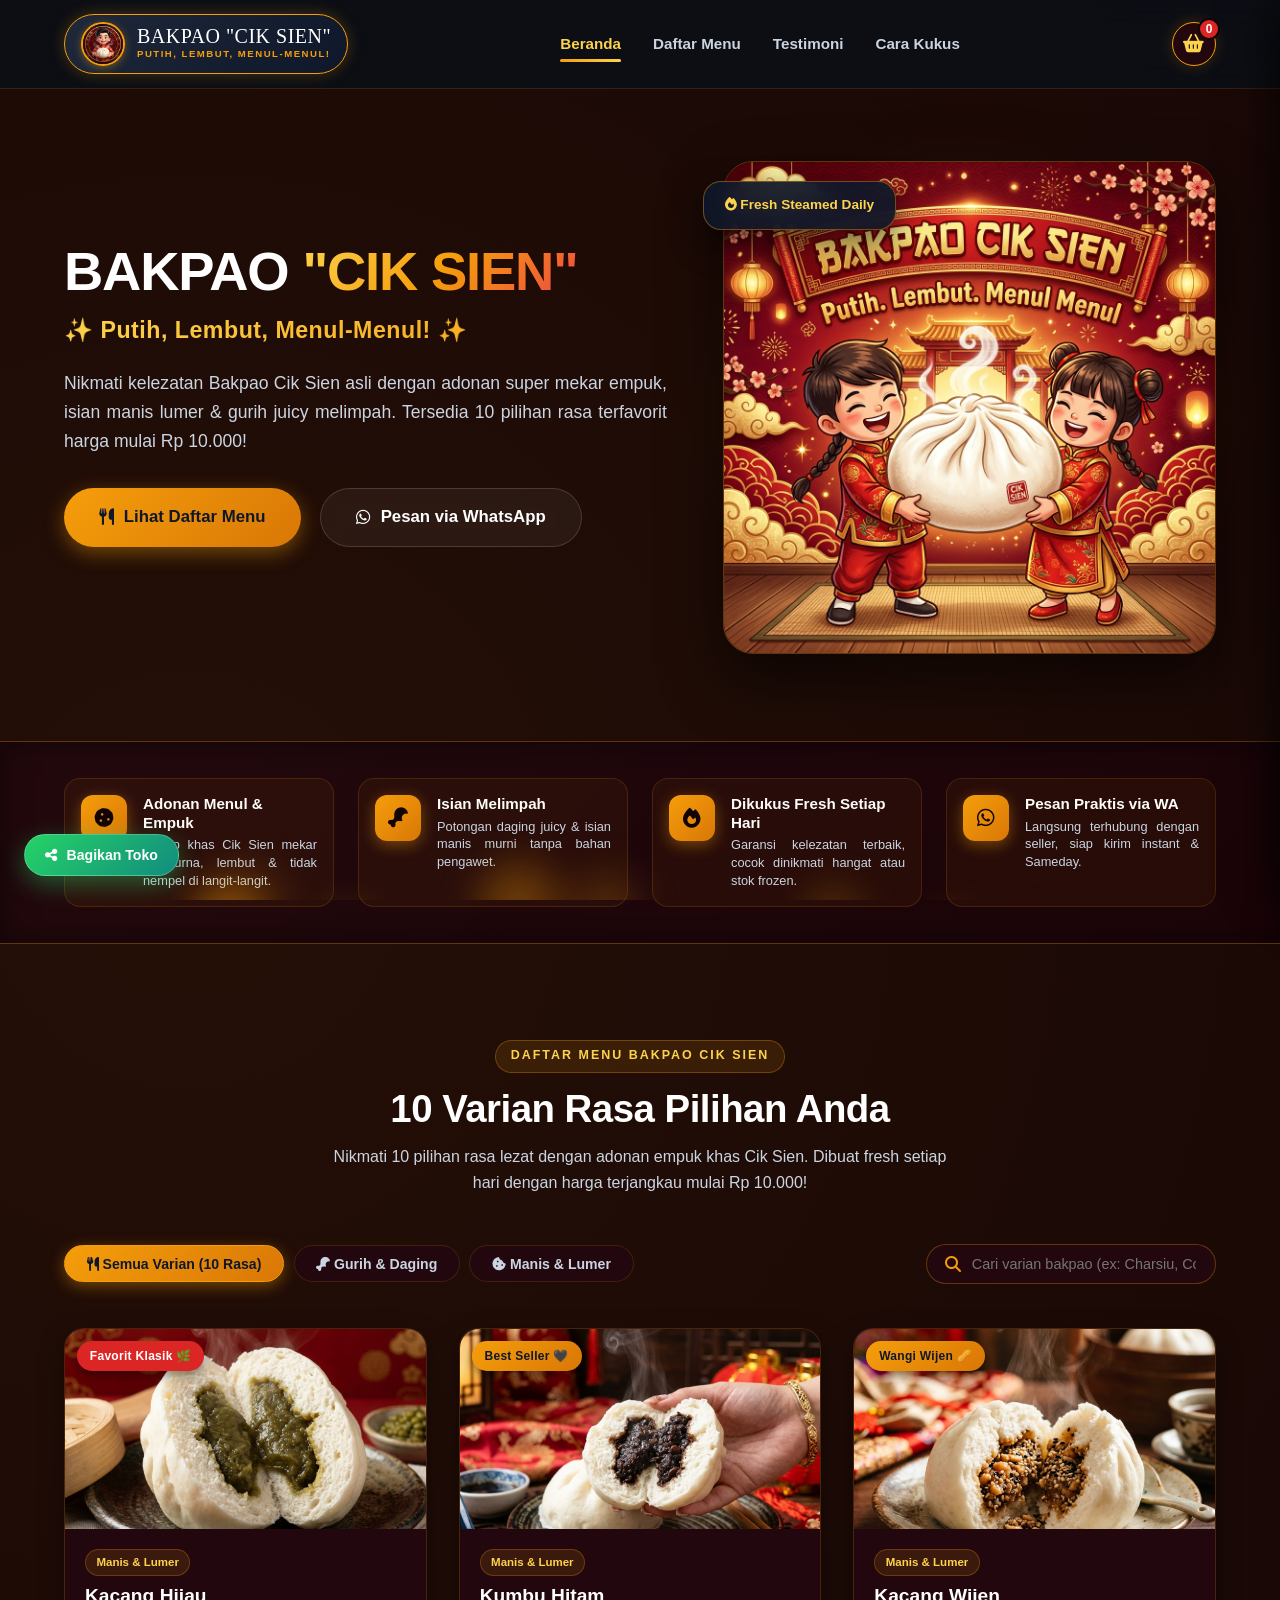
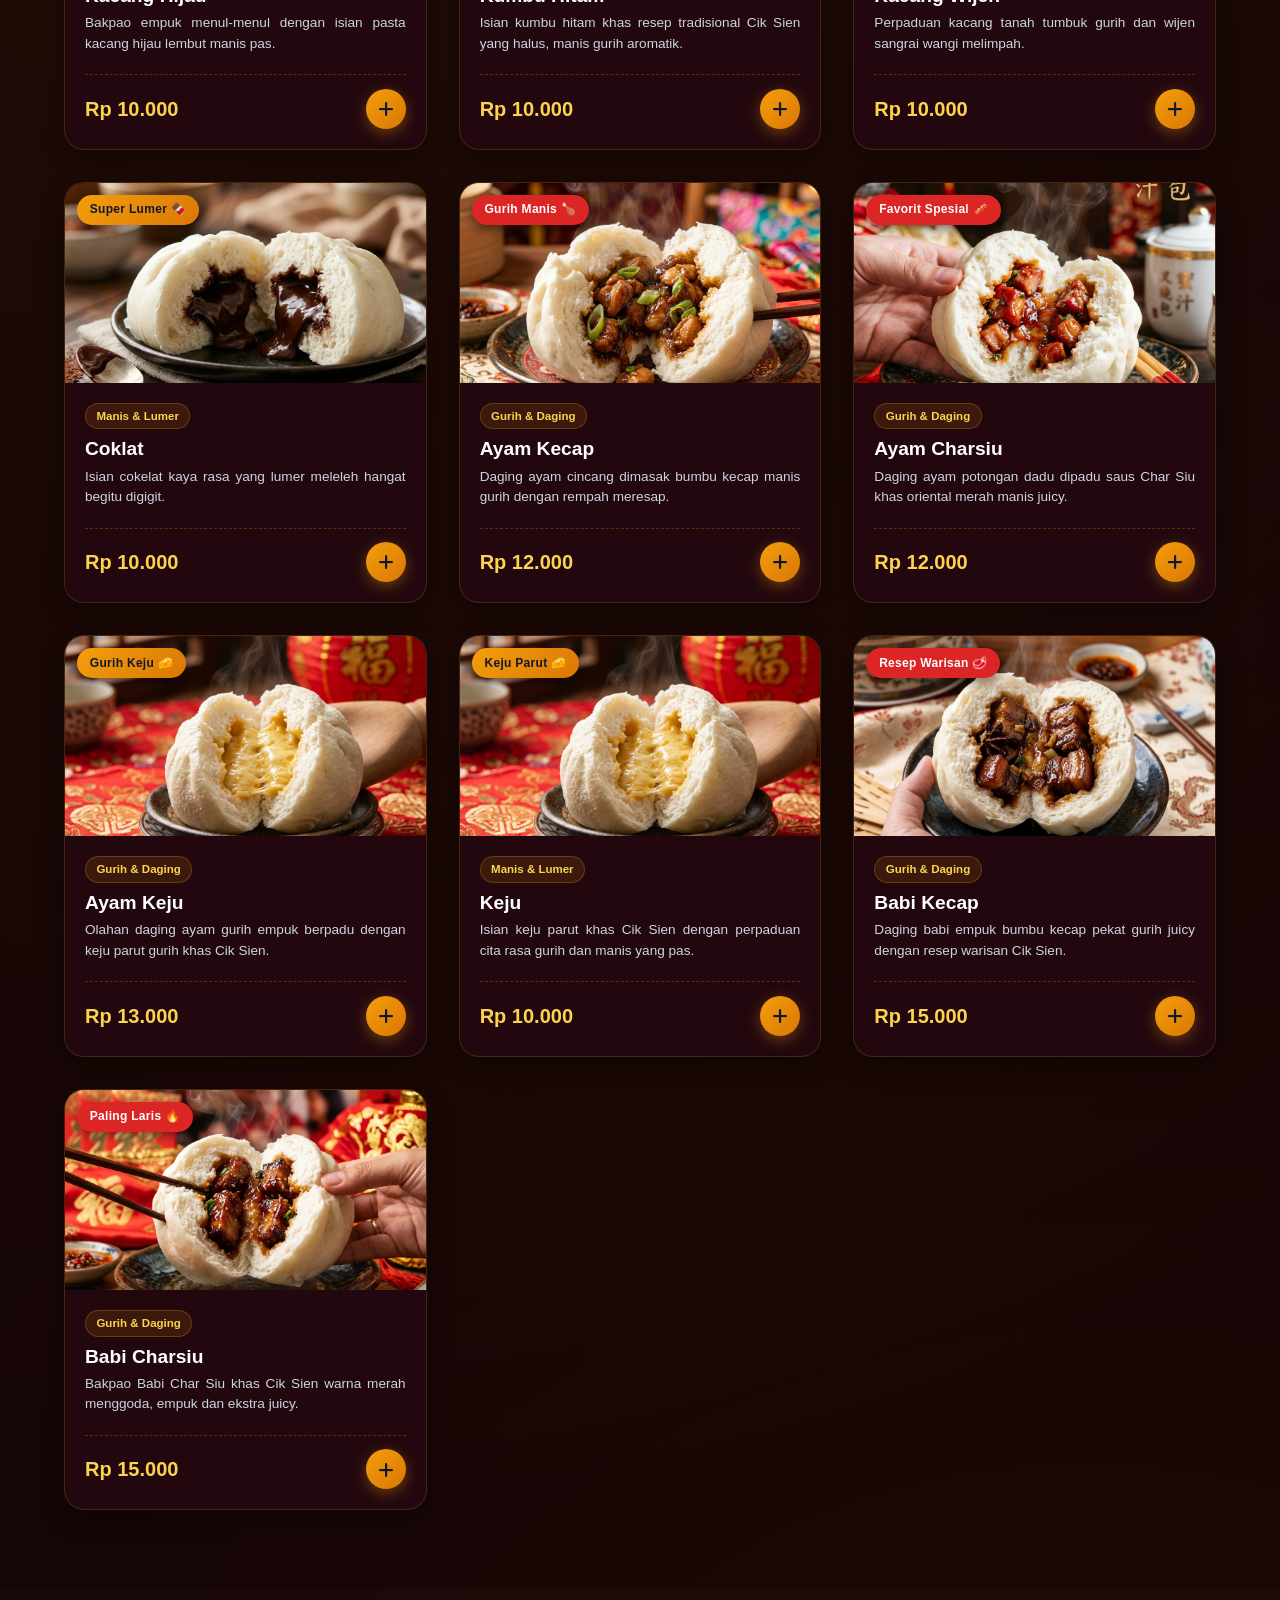
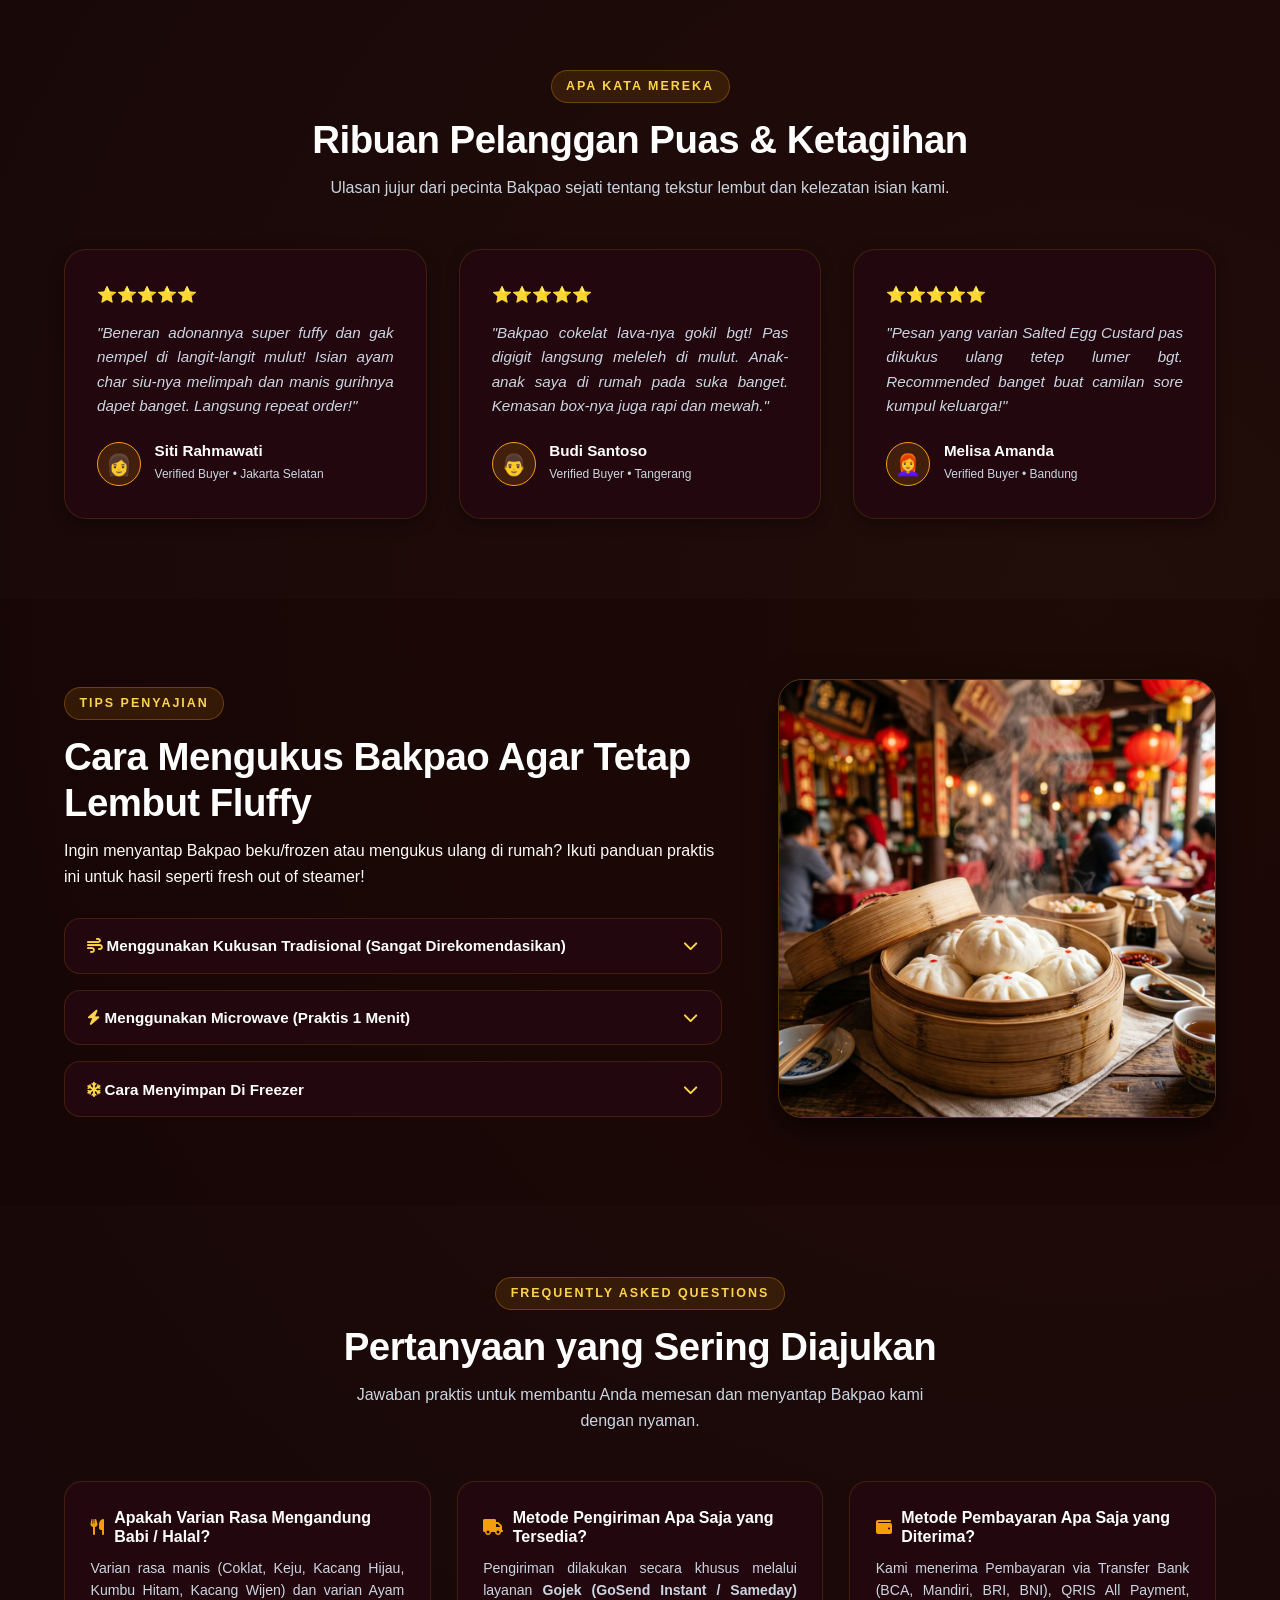
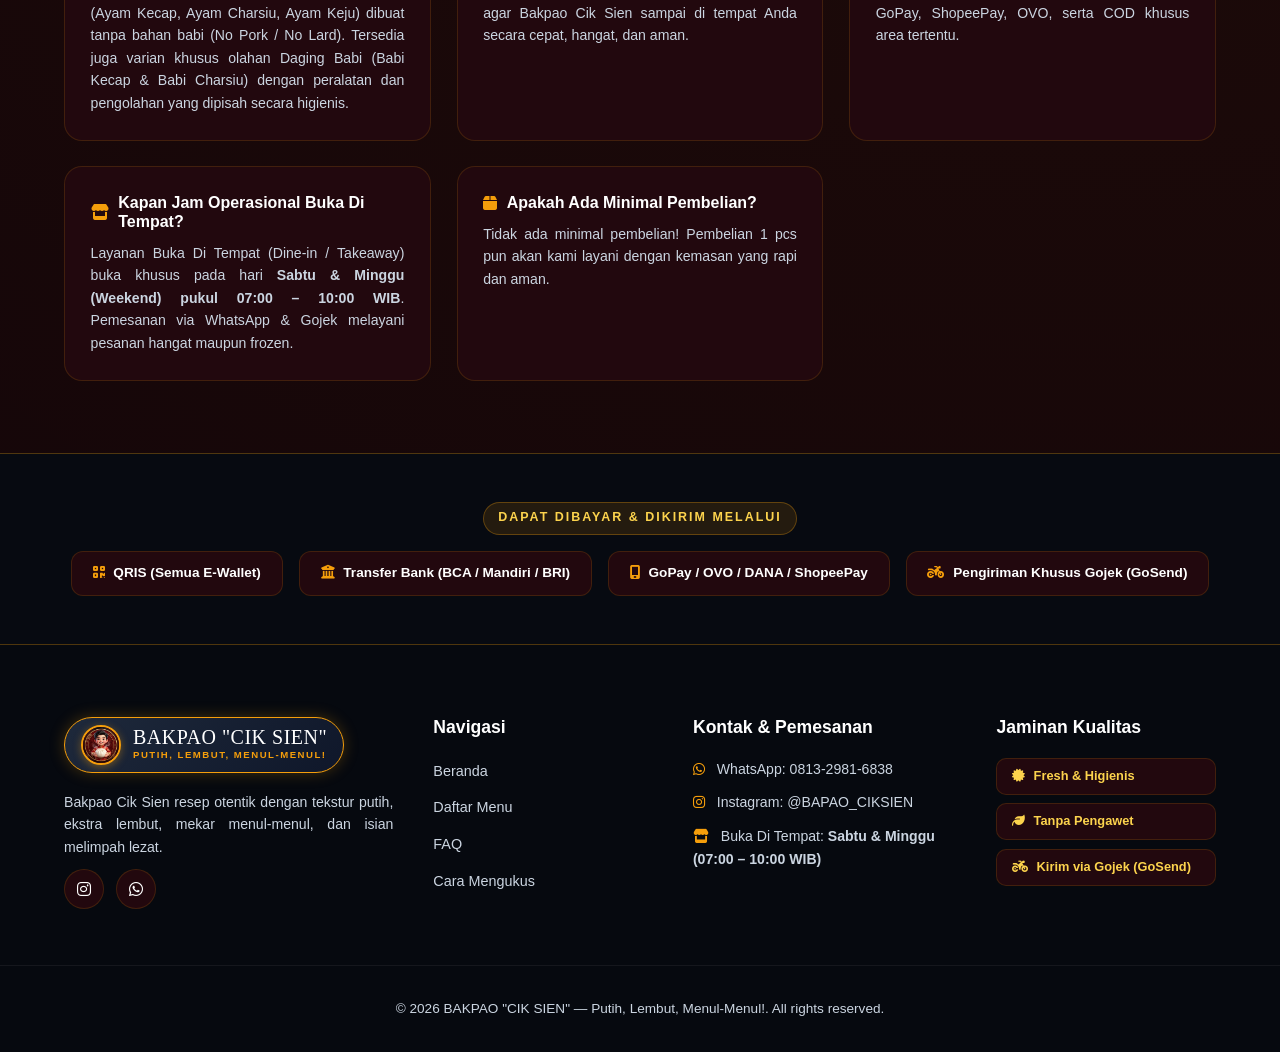
<file: index.html>
<!DOCTYPE html>
<html lang="id">
<head>
  <meta charset="UTF-8">
  <meta name="viewport" content="width=device-width, initial-scale=1.0">
  <meta http-equiv="X-UA-Compatible" content="IE=edge">
  <meta http-equiv="Content-Security-Policy" content="default-src 'self' 'unsafe-inline' https: data:; script-src 'self' 'unsafe-inline' https://cdnjs.cloudflare.com; style-src 'self' 'unsafe-inline' https://fonts.googleapis.com https://cdnjs.cloudflare.com; font-src 'self' https://fonts.gstatic.com https://cdnjs.cloudflare.com data:; img-src 'self' data: https:; frame-ancestors 'none';">
  <meta name="referrer" content="strict-origin-when-cross-origin">
  <title>BAKPAO "CIK SIEN" — Putih, Lembut, Menul-Menul!</title>
  <meta name="description" content="Bakpao Cik Sien: Putih, Lembut, Menul-Menul! Pilihan rasa manis & gurih lezat harga terjangkau mulai Rp 10.000. Pesan langsung via WhatsApp 0813-2981-6838!">
  <!-- Google Search Console Site Verification -->
  <meta name="google-site-verification" content="google24b2e04d6c856a0c">
  <meta name="google-site-verification" content="google24b2e04d6c856a0c.html">
  
  <!-- Web App PWA Manifest & Touch Icons -->
  <link rel="manifest" href="manifest.json">
  <meta name="theme-color" content="#F59E0B">
  <link rel="apple-touch-icon" href="images/mascot_logo.png">
  
  <!-- Favicon Bakpao -->
  <link rel="icon" type="image/svg+xml" href="data:image/svg+xml,<svg xmlns='http://www.w3.org/2000/svg' viewBox='0 0 100 100'><circle cx='50' cy='50' r='48' fill='%239B1B30' stroke='%23F59E0B' stroke-width='4'/><path d='M25 58C25 42 36 30 50 30C64 30 75 42 75 58C75 64 64 68 50 68C36 68 25 64 25 58Z' fill='%23FFFDF9' stroke='%23D97706' stroke-width='3'/></svg>">
  
  <!-- OpenGraph WhatsApp & Medsos Share Meta Tags -->
  <meta property="og:type" content="website">
  <meta property="og:title" content="BAKPAO CIK SIEN — Putih, Lembut, Menul-Menul!">
  <meta property="og:description" content="Bakpao Cik Sien: Putih, Lembut, Menul-Menul! Tersedia varian Daging, Coklat, Keju & Kacang. Hubungi WA: 0813-2981-6838 | IG: BAPAO_CIKSIEN">
  <meta property="og:image" content="images/ciksien_hero.png">
  <meta name="twitter:card" content="summary_large_image">
  
  <link rel="preconnect" href="https://fonts.googleapis.com">
  <link rel="preconnect" href="https://fonts.gstatic.com" crossorigin>
  <link href="https://fonts.googleapis.com/css2?family=Plus+Jakarta+Sans:wght@400;500;600;700;800&family=Outfit:wght@500;700;800;900&display=swap" rel="stylesheet">
  <link rel="stylesheet" href="style.css">
  <!-- FontAwesome Icons -->
  <link rel="stylesheet" href="https://cdnjs.cloudflare.com/ajax/libs/font-awesome/6.4.0/css/all.min.css">
</head>
<body>

  <!-- Floating Steam Background FX -->
  <div class="steam-container" id="steamBg"></div>

  <!-- Header / Navigation -->
  <header class="header" id="header">
    <div class="container header-content">
      <!-- Logo Container -->
      <a href="#" class="logo-wrapper" title="Bakpao Cik Sien">
        <div class="logo-badge" id="logoContainer">
          <img src="images/mascot_logo.png" alt="Logo Mascot Bakpao Cik Sien" class="brand-mascot-img" style="width: 44px; height: 44px; border-radius: 50%; object-fit: cover; border: 2px solid #F59E0B; box-shadow: 0 2px 8px rgba(245,158,11,0.4);">
          <div class="logo-text">
            <span class="brand-name">BAKPAO "CIK SIEN"</span>
            <span class="brand-sub">Putih, Lembut, Menul-Menul!</span>
          </div>
        </div>
      </a>

      <!-- Mobile Hamburger Toggle -->
      <button class="mobile-nav-toggle" id="mobileNavToggle" aria-label="Buka Menu Navigasi">
        <i class="fa-solid fa-bars"></i>
      </button>

      <!-- Desktop & Mobile Nav -->
      <nav class="nav-menu" id="navMenu">
        <a href="#hero" class="nav-link active">Beranda</a>
        <a href="#menu" class="nav-link">Daftar Menu</a>
        <a href="#reviews" class="nav-link">Testimoni</a>
        <a href="#guide" class="nav-link">Cara Kukus</a>
      </nav>

      <!-- Cart Action Button -->
      <div class="header-actions">
        <button class="cart-trigger" id="cartBtn" aria-label="Buka Keranjang">
          <i class="fa-solid fa-basket-shopping"></i>
          <span class="cart-count" id="cartBadge">0</span>
        </button>
      </div>
    </div>
  </header>

  <!-- Hero Section -->
  <section class="hero-section" id="hero">
    <div class="container hero-grid">
      <div class="hero-text-content">
        <h1 class="hero-title">
          BAKPAO <span class="highlight">"CIK SIEN"</span>
        </h1>
        <p class="hero-subtitle-tagline">
          ✨ Putih, Lembut, Menul-Menul! ✨
        </p>
        <p class="hero-desc">
          Nikmati kelezatan Bakpao Cik Sien asli dengan adonan super mekar empuk, isian manis lumer & gurih juicy melimpah. Tersedia 10 pilihan rasa terfavorit harga mulai Rp 10.000!
        </p>

        <!-- Hero CTAs -->
        <div class="hero-buttons">
          <a href="#menu" class="btn btn-primary btn-lg">
            <i class="fa-solid fa-utensils"></i> Lihat Daftar Menu
          </a>
          <a href="https://wa.me/6281329816838?text=Halo%20Bakpao%20Cik%20Sien%2C%20saya%20mau%20pesan" target="_blank" rel="noopener noreferrer" class="btn btn-secondary btn-lg">
            <i class="fa-brands fa-whatsapp"></i> Pesan via WhatsApp
          </a>
        </div>
      </div>

      <!-- Hero Visual Image Frame -->
      <div class="hero-visual">
        <div class="hero-img-card" id="interactiveHeroCard" onclick="app.squeezeBakpao(event)">
          <div class="glow-backdrop"></div>
          <div class="visual-badge floating-badge-1"><i class="fa-solid fa-fire"></i> Fresh Steamed Daily</div>
          <img src="images/ciksien_hero.png" alt="Bakpao Cik Sien Poster Header" class="hero-main-img" id="heroImg">
        </div>
      </div>
    </div>
  </section>

  <!-- Feature Highlights Strip -->
  <section class="features-strip">
    <div class="container">
      <div class="features-grid">
        <div class="feature-item">
          <div class="feature-icon"><i class="fa-solid fa-cookie"></i></div>
          <div class="feature-info">
            <h4>Adonan Menul & Empuk</h4>
            <p>Resep khas Cik Sien mekar sempurna, lembut & tidak nempel di langit-langit.</p>
          </div>
        </div>
        <div class="feature-item">
          <div class="feature-icon"><i class="fa-solid fa-drumstick-bite"></i></div>
          <div class="feature-info">
            <h4>Isian Melimpah</h4>
            <p>Potongan daging juicy & isian manis murni tanpa bahan pengawet.</p>
          </div>
        </div>
        <div class="feature-item">
          <div class="feature-icon"><i class="fa-solid fa-fire"></i></div>
          <div class="feature-info">
            <h4>Dikukus Fresh Setiap Hari</h4>
            <p>Garansi kelezatan terbaik, cocok dinikmati hangat atau stok frozen.</p>
          </div>
        </div>
        <div class="feature-item">
          <div class="feature-icon"><i class="fa-brands fa-whatsapp"></i></div>
          <div class="feature-info">
            <h4>Pesan Praktis via WA</h4>
            <p>Langsung terhubung dengan seller, siap kirim instant & Sameday.</p>
          </div>
        </div>
      </div>
    </div>
  </section>

  <!-- Interactive Product Menu Section -->
  <section class="menu-section" id="menu">
    <div class="container">
      <div class="section-header text-center">
        <span class="sub-title">DAFTAR MENU BAKPAO CIK SIEN</span>
        <h2 class="section-title">10 Varian Rasa Pilihan Anda</h2>
        <p class="section-desc">Nikmati 10 pilihan rasa lezat dengan adonan empuk khas Cik Sien. Dibuat fresh setiap hari dengan harga terjangkau mulai Rp 10.000!</p>
      </div>

      <!-- Filter Controls & Search -->
      <div class="menu-controls">
        <div class="filter-tabs">
          <button class="filter-btn active" data-filter="all"><i class="fa-solid fa-utensils"></i> Semua Varian (10 Rasa)</button>
          <button class="filter-btn" data-filter="gurih"><i class="fa-solid fa-drumstick-bite"></i> Gurih & Daging</button>
          <button class="filter-btn" data-filter="manis"><i class="fa-solid fa-cookie-bite"></i> Manis & Lumer</button>
        </div>
        
        <div class="search-box">
          <i class="fa-solid fa-magnifying-glass"></i>
          <input type="text" id="searchInput" placeholder="Cari varian bakpao (ex: Charsiu, Coklat, Keju)...">
        </div>
      </div>

      <!-- Menu Grid -->
      <div class="products-grid" id="productsGrid">
        <!-- Dynamic Cards rendered via app.js -->
      </div>
    </div>
  </section>

  <!-- Customer Testimonials -->
  <section class="reviews-section" id="reviews">
    <div class="container">
      <div class="section-header text-center">
        <span class="sub-title">APA KATA MEREKA</span>
        <h2 class="section-title">Ribuan Pelanggan Puas & Ketagihan</h2>
        <p class="section-desc">Ulasan jujur dari pecinta Bakpao sejati tentang tekstur lembut dan kelezatan isian kami.</p>
      </div>

      <div class="reviews-grid">
        <div class="review-card">
          <div class="review-stars">⭐⭐⭐⭐⭐</div>
          <p class="review-text">"Beneran adonannya super fuffy dan gak nempel di langit-langit mulut! Isian ayam char siu-nya melimpah dan manis gurihnya dapet banget. Langsung repeat order!"</p>
          <div class="reviewer-info">
            <div class="reviewer-avatar">👩</div>
            <div>
              <h4 class="reviewer-name">Siti Rahmawati</h4>
              <span class="reviewer-role">Verified Buyer • Jakarta Selatan</span>
            </div>
          </div>
        </div>

        <div class="review-card">
          <div class="review-stars">⭐⭐⭐⭐⭐</div>
          <p class="review-text">"Bakpao cokelat lava-nya gokil bgt! Pas digigit langsung meleleh di mulut. Anak-anak saya di rumah pada suka banget. Kemasan box-nya juga rapi dan mewah."</p>
          <div class="reviewer-info">
            <div class="reviewer-avatar">👨</div>
            <div>
              <h4 class="reviewer-name">Budi Santoso</h4>
              <span class="reviewer-role">Verified Buyer • Tangerang</span>
            </div>
          </div>
        </div>

        <div class="review-card">
          <div class="review-stars">⭐⭐⭐⭐⭐</div>
          <p class="review-text">"Pesan yang varian Salted Egg Custard pas dikukus ulang tetep lumer bgt. Recommended banget buat camilan sore kumpul keluarga!"</p>
          <div class="reviewer-info">
            <div class="reviewer-avatar">👩‍🦰</div>
            <div>
              <h4 class="reviewer-name">Melisa Amanda</h4>
              <span class="reviewer-role">Verified Buyer • Bandung</span>
            </div>
          </div>
        </div>
      </div>
    </div>
  </section>

  <!-- Re-steaming & Storage Guide Accordion -->
  <section class="guide-section" id="guide">
    <div class="container">
      <div class="guide-wrapper">
        <div class="guide-text">
          <span class="sub-title">TIPS PENYAJIAN</span>
          <h2 class="section-title">Cara Mengukus Bakpao Agar Tetap Lembut Fluffy</h2>
          <p>Ingin menyantap Bakpao beku/frozen atau mengukus ulang di rumah? Ikuti panduan praktis ini untuk hasil seperti fresh out of steamer!</p>
          
          <div class="accordion">
            <div class="accordion-item">
              <button class="accordion-header">
                <span><i class="fa-solid fa-wind"></i> Menggunakan Kukusan Tradisional (Sangat Direkomendasikan)</span>
                <i class="fa-solid fa-chevron-down acc-icon"></i>
              </button>
              <div class="accordion-body">
                <p>Panaskan air hingga mendidih. Masukkan Bakpao di atas kukusan yang dialasi kertas roti. Kukus selama <strong>5-7 menit</strong> untuk bakpao hangat, atau <strong>10-12 menit</strong> jika kondisi beku (frozen). Tutup kukusan dengan kain agar air tidak menetes ke Bakpao.</p>
              </div>
            </div>

            <div class="accordion-item">
              <button class="accordion-header">
                <span><i class="fa-solid fa-bolt"></i> Menggunakan Microwave (Praktis 1 Menit)</span>
                <i class="fa-solid fa-chevron-down acc-icon"></i>
              </button>
              <div class="accordion-body">
                <p>Percikkan sedikit air di permukaan Bakpao atau bungkus dengan tisu dapur basah. Masukkan ke microwave dengan daya medium-high selama <strong>30-45 detik</strong>. Sajikan selagi hangat!</p>
              </div>
            </div>

            <div class="accordion-item">
              <button class="accordion-header">
                <span><i class="fa-solid fa-snowflake"></i> Cara Menyimpan Di Freezer</span>
                <i class="fa-solid fa-chevron-down acc-icon"></i>
              </button>
              <div class="accordion-body">
                <p>Bakpao kami bertahan hingga 3 hari di suhu ruangan, atau hingga <strong>1 bulan penuh</strong> jika disimpan rapat dalam wadah kedap udara di dalam Freezer (-18°C).</p>
              </div>
            </div>
          </div>
        </div>
        <div class="guide-img-container">
          <img src="images/steaming_guide.png" alt="Cara Mengukus Bakpao Cik Sien" class="guide-img">
        </div>
      </div>
    </div>
  </section>

  <!-- FAQ Section -->
  <section class="faq-section" id="faq">
    <div class="container">
      <div class="section-header text-center">
        <span class="sub-title">FREQUENTLY ASKED QUESTIONS</span>
        <h2 class="section-title">Pertanyaan yang Sering Diajukan</h2>
        <p class="section-desc">Jawaban praktis untuk membantu Anda memesan dan menyantap Bakpao kami dengan nyaman.</p>
      </div>

      <div class="faq-grid">
        <div class="faq-card">
          <h4><i class="fa-solid fa-utensils" style="color:var(--primary)"></i> Apakah Varian Rasa Mengandung Babi / Halal?</h4>
          <p>Varian rasa manis (Coklat, Keju, Kacang Hijau, Kumbu Hitam, Kacang Wijen) dan varian Ayam (Ayam Kecap, Ayam Charsiu, Ayam Keju) dibuat tanpa bahan babi (No Pork / No Lard). Tersedia juga varian khusus olahan Daging Babi (Babi Kecap & Babi Charsiu) dengan peralatan dan pengolahan yang dipisah secara higienis.</p>
        </div>

        <div class="faq-card">
          <h4><i class="fa-solid fa-truck" style="color:var(--primary)"></i> Metode Pengiriman Apa Saja yang Tersedia?</h4>
          <p>Pengiriman dilakukan secara khusus melalui layanan <strong>Gojek (GoSend Instant / Sameday)</strong> agar Bakpao Cik Sien sampai di tempat Anda secara cepat, hangat, dan aman.</p>
        </div>

        <div class="faq-card">
          <h4><i class="fa-solid fa-wallet" style="color:var(--primary)"></i> Metode Pembayaran Apa Saja yang Diterima?</h4>
          <p>Kami menerima Pembayaran via Transfer Bank (BCA, Mandiri, BRI, BNI), QRIS All Payment, GoPay, ShopeePay, OVO, serta COD khusus area tertentu.</p>
        </div>

        <div class="faq-card">
          <h4><i class="fa-solid fa-store" style="color:var(--primary)"></i> Kapan Jam Operasional Buka Di Tempat?</h4>
          <p>Layanan Buka Di Tempat (Dine-in / Takeaway) buka khusus pada hari <strong>Sabtu & Minggu (Weekend) pukul 07:00 – 10:00 WIB</strong>. Pemesanan via WhatsApp & Gojek melayani pesanan hangat maupun frozen.</p>
        </div>

        <div class="faq-card">
          <h4><i class="fa-solid fa-box" style="color:var(--primary)"></i> Apakah Ada Minimal Pembelian?</h4>
          <p>Tidak ada minimal pembelian! Pembelian 1 pcs pun akan kami layani dengan kemasan yang rapi dan aman.</p>
        </div>
      </div>
    </div>
  </section>

  <!-- Payment & Shipping Partners Section (Pure Informational Display) -->
  <section class="partners-bar">
    <div class="container text-center">
      <span class="sub-title" style="margin-bottom:1rem">DAPAT DIBAYAR & DIKIRIM MELALUI</span>
      <div class="partners-grid">
        <div class="partner-tag"><i class="fa-solid fa-qrcode"></i> QRIS (Semua E-Wallet)</div>
        <div class="partner-tag"><i class="fa-solid fa-building-columns"></i> Transfer Bank (BCA / Mandiri / BRI)</div>
        <div class="partner-tag"><i class="fa-solid fa-mobile-screen"></i> GoPay / OVO / DANA / ShopeePay</div>
        <div class="partner-tag"><i class="fa-solid fa-motorcycle"></i> Pengiriman Khusus Gojek (GoSend)</div>
      </div>
    </div>
  </section>

  <!-- Footer -->
  <footer class="footer">
    <div class="container footer-grid">
      <div class="footer-col brand-col">
        <div class="logo-wrapper">
          <div class="logo-badge">
            <img src="images/mascot_logo.png" alt="Logo Mascot Bakpao Cik Sien" class="brand-mascot-img" style="width: 40px; height: 40px; border-radius: 50%; object-fit: cover; border: 2px solid #F59E0B; box-shadow: 0 2px 8px rgba(245,158,11,0.4);">
            <div class="logo-text">
              <span class="brand-name">BAKPAO "CIK SIEN"</span>
              <span class="brand-sub">Putih, Lembut, Menul-Menul!</span>
            </div>
          </div>
        </div>
        <p class="footer-desc">
          Bakpao Cik Sien resep otentik dengan tekstur putih, ekstra lembut, mekar menul-menul, dan isian melimpah lezat.
        </p>
        <div class="social-links">
          <a href="https://instagram.com/bapao_ciksien" target="_blank" rel="noopener noreferrer" aria-label="Instagram" id="igLink" title="@BAPAO_CIKSIEN"><i class="fa-brands fa-instagram"></i></a>
          <a href="https://wa.me/6281329816838?text=Halo%20Bakpao%20Cik%20Sien" target="_blank" rel="noopener noreferrer" aria-label="WhatsApp" id="waLink" title="0813-2981-6838"><i class="fa-brands fa-whatsapp"></i></a>
        </div>
      </div>

      <div class="footer-col">
        <h4 class="footer-title">Navigasi</h4>
        <ul class="footer-links">
          <li><a href="#hero">Beranda</a></li>
          <li><a href="#menu">Daftar Menu</a></li>
          <li><a href="#faq">FAQ</a></li>
          <li><a href="#guide">Cara Mengukus</a></li>
        </ul>
      </div>

      <div class="footer-col">
        <h4 class="footer-title">Kontak & Pemesanan</h4>
        <p><i class="fa-brands fa-whatsapp"></i> WhatsApp: 0813-2981-6838</p>
        <p><i class="fa-brands fa-instagram"></i> Instagram: @BAPAO_CIKSIEN</p>
        <p><i class="fa-solid fa-store"></i> Buka Di Tempat: <strong>Sabtu & Minggu (07:00 – 10:00 WIB)</strong></p>
      </div>

      <div class="footer-col">
        <h4 class="footer-title">Jaminan Kualitas</h4>
        <div class="cert-badges">
          <span class="cert-item"><i class="fa-solid fa-certificate"></i> Fresh & Higienis</span>
          <span class="cert-item"><i class="fa-solid fa-leaf"></i> Tanpa Pengawet</span>
          <span class="cert-item"><i class="fa-solid fa-motorcycle"></i> Kirim via Gojek (GoSend)</span>
        </div>
      </div>
    </div>

    <div class="footer-bottom text-center">
      <p>&copy; 2026 BAKPAO "CIK SIEN" — Putih, Lembut, Menul-Menul!. All rights reserved.</p>
    </div>
  </footer>

  <!-- Shopping Cart Drawer Modal -->
  <div class="cart-drawer-overlay" id="cartOverlay"></div>
  <div class="cart-drawer" id="cartDrawer">
    <div class="cart-drawer-header">
      <h3><i class="fa-solid fa-bag-shopping"></i> Keranjang Belanja (<span id="cartCountTitle">0</span>)</h3>
      <button class="cart-close-btn" id="closeCartBtn">&times;</button>
    </div>

    <div class="cart-drawer-body" id="cartItemsList">
      <!-- Cart items will be rendered here -->
    </div>

    <div class="cart-drawer-footer">
      <div class="cart-summary">
        <div class="summary-row">
          <span>Subtotal Menu</span>
          <span id="cartSubtotal">Rp 0</span>
        </div>
        <div class="summary-row">
          <span>Tipe Penyajian</span>
          <select id="shippingTypeSelect" class="form-select">
            <option value="Hangat (Siap Makan)">🔥 Dimakan Hangat (Siap Makan)</option>
            <option value="Beku (Frozen Food)">❄️ Beku / Frozen (Untuk Stok)</option>
          </select>
        </div>
        <div class="summary-row total-row">
          <span>Total Pembayaran</span>
          <span id="cartTotal" class="total-price">Rp 0</span>
        </div>
      </div>

      <!-- Checkout Form for WhatsApp -->
      <form id="checkoutForm" class="checkout-form">
        <div class="form-group">
          <input type="text" id="custName" placeholder="Nama Lengkap Anda *" required class="form-input">
        </div>
        <div class="form-group">
          <input type="tel" id="custPhone" placeholder="Nomor WhatsApp *" required class="form-input">
        </div>
        <div class="form-group">
          <textarea id="custAddress" placeholder="Alamat Lengkap Pengiriman Gojek (atau Tulis Takeaway) *" required class="form-input" rows="2"></textarea>
        </div>
        
        <div class="form-group">
          <label for="servingConditionSelect" class="form-label" style="font-size:0.82rem; font-weight:700; color:var(--text-gold); margin-bottom:0.35rem; display:block;">
            ♨️ Kondisi Penyajian Bakpao:
          </label>
          <select id="servingConditionSelect" class="form-input" style="cursor:pointer; background-color: #1A080C; color: #FFF;">
            <option value="♨️ Bakpao Hangat (Siap Langsung Makan)">♨️ Bakpao Hangat (Siap Langsung Makan)</option>
            <option value="❄️ Bakpao Frozen (Stok Freezer / Kukus Sendiri)">❄️ Bakpao Frozen (Untuk Stok / Kukus Sendiri)</option>
            <option value="🔄 Campur (Sebagian Hangat & Sebagian Frozen)">🔄 Campur (Sebagian Hangat & Sebagian Frozen)</option>
          </select>
        </div>

        <div class="form-group">
          <label for="deliveryTimeSelect" class="form-label" style="font-size:0.82rem; font-weight:700; color:var(--text-gold); margin-bottom:0.35rem; display:block;">
            📅 Jadwal Pengiriman (Gojek):
          </label>
          <select id="deliveryTimeSelect" class="form-input" style="cursor:pointer; background-color: #1A080C; color: #FFF;">
            <option value="🚀 Kirim Sekarang (GoSend Instant)">🚀 Kirim Sekarang (GoSend Instant)</option>
            <option value="⏰ Kirim Jam Tertentu Hari Ini (Tulis di Catatan)">⏰ Kirim Jam Tertentu Hari Ini (Tulis di Catatan)</option>
            <option value="📅 Pre-Order / Pesan Untuk Besok">📅 Pre-Order / Pesan Untuk Besok</option>
          </select>
        </div>

        <div class="form-group">
          <input type="text" id="custNotes" placeholder="Catatan Khusus (Opsional: Misal Jam Kirim / Patokan Rumah)" class="form-input">
        </div>

        <!-- Honeypot Anti-Bot Security Field (Hidden from Real Humans) -->
        <input type="text" id="custWebsiteHoneypot" name="user_website_hp" style="display:none !important; position:absolute; left:-9999px; opacity:0; pointer-events:none;" tabindex="-1" autocomplete="off">
        
        <button type="submit" class="btn btn-whatsapp-submit btn-block">
          <i class="fa-brands fa-whatsapp"></i> Kirim Pesanan via WhatsApp
        </button>
      </form>
    </div>
  </div>

  <!-- Detail Product Modal -->
  <div class="modal-overlay" id="productModalOverlay">
    <div class="modal-content" id="productModalContent">
      <button class="modal-close" id="closeModalBtn">&times;</button>
      <div class="modal-body" id="modalDetailBody">
        <!-- Rendered dynamically -->
      </div>
    </div>
  </div>
  <!-- Mobile Sticky Quick Action Bar (Khusus Tampilan HP) -->
  <div class="mobile-floating-bar" id="mobileFloatingBar">
    <button class="btn btn-secondary btn-sm" id="mobileCartBtn" onclick="app.toggleCart()">
      <i class="fa-solid fa-basket-shopping"></i> Keranjang (<span id="mobileCartCount">0</span>)
    </button>
    <a href="#menu" class="btn btn-primary btn-sm">
      <i class="fa-brands fa-whatsapp"></i> Pesan Sekarang
    </a>
  </div>

  <!-- Floating Share Store Button -->
  <button class="floating-share-btn" id="shareStoreBtn" onclick="app.shareStoreToWhatsApp()" title="Bagikan Toko ke WhatsApp" aria-label="Bagikan Toko ke WhatsApp">
    <i class="fa-solid fa-share-nodes"></i>
    <span class="share-btn-text">Bagikan Toko</span>
  </button>

  <script src="app.js"></script>
</body>
</html>
</file>
<file: style.css>
/* ==========================================================================
   BAO GOURMET - MASTER CRAFTED LUXURY DESIGN SYSTEM (ULTRA CLEAN & NEAT)
   ========================================================================== */

@import url('https://fonts.googleapis.com/css2?family=Calistoga&family=Plus+Jakarta+Sans:wght@400;500;600;700;800&family=Outfit:wght@600;700;800;900&display=swap');

:root {
  /* Color Palette - Festive Crimson & Imperial Gold Theme for Bakpao Cik Sien */
  --bg-main: #120306;        /* Deep Crimson Dark Base */
  --bg-card: #22080E;        /* Elevated Dark Crimson Card */
  --bg-card-hover: #340E16;  /* Hover Card State */
  
  --primary: #F59E0B;        /* Steamed Imperial Gold */
  --primary-glow: #FCD34D;   /* Bright Gold Glow */
  --primary-deep: #D97706;   /* Deep Warm Amber */
  --secondary: #DC2626;      /* Hot Festive Red */
  --accent-green: #10B981;   /* Fresh Green */
  
  --text-main: #FFFDF9;      /* Warm Light Text */
  --text-muted: #CBD5E1;     /* Muted Grey Text */
  --text-gold: #FCD34D;      /* Accent Gold Text */

  --border-glass: rgba(245, 158, 11, 0.3);
  --border-light: rgba(245, 158, 11, 0.15);

  /* Shadows & Glows */
  --shadow-sm: 0 4px 14px rgba(0, 0, 0, 0.4);
  --shadow-md: 0 12px 32px rgba(0, 0, 0, 0.6);
  --shadow-glow: 0 0 35px rgba(245, 158, 11, 0.35);
  --shadow-card: 0 16px 36px rgba(0, 0, 0, 0.5), 0 0 1px rgba(245, 158, 11, 0.3);

  /* Typography */
  --font-display: 'Outfit', serif;
  --font-heading: 'Outfit', sans-serif;
  --font-sans: 'Plus Jakarta Sans', sans-serif;

  --transition: all 0.35s cubic-bezier(0.16, 1, 0.3, 1);
}

/* Reset & Global Base */
* {
  margin: 0;
  padding: 0;
  box-sizing: border-box;
}

html {
  scroll-behavior: smooth;
  font-size: 16px;
}

body {
  font-family: var(--font-sans);
  background-color: var(--bg-main);
  color: var(--text-main);
  line-height: 1.6;
  overflow-x: hidden;
  position: relative;
  background-image: 
    radial-gradient(circle at 15% 15%, rgba(245, 158, 11, 0.08) 0%, transparent 45%),
    radial-gradient(circle at 85% 65%, rgba(217, 119, 6, 0.06) 0%, transparent 50%);
}

/* Anti-Text Copy & Recipe Theft Protection */
.product-card, .product-desc, .faq-card, .feature-item, .hero-title, .hero-desc {
  -webkit-user-select: none;
  -moz-user-select: none;
  -ms-user-select: none;
  user-select: none;
}

/* Container Alignment */
.container {
  width: 100%;
  max-width: 1200px;
  margin: 0 auto;
  padding: 0 1.5rem;
}

/* Typography Helpers */
h1, h2, h3, h4 {
  font-family: var(--font-heading);
  line-height: 1.2;
}

.text-center {
  text-align: center;
}

.sub-title {
  display: inline-flex;
  align-items: center;
  gap: 0.5rem;
  font-size: 0.78rem;
  font-weight: 800;
  letter-spacing: 2px;
  color: var(--primary-glow);
  text-transform: uppercase;
  background: rgba(245, 158, 11, 0.12);
  padding: 0.35rem 0.9rem;
  border-radius: 50px;
  border: 1px solid var(--border-glass);
  margin-bottom: 0.85rem;
}

.section-title {
  font-size: 2.4rem;
  color: #FFF;
  margin-bottom: 0.75rem;
  letter-spacing: -0.5px;
}

.section-desc {
  font-size: 1rem;
  color: var(--text-muted);
  max-width: 620px;
  margin: 0 auto 3rem;
  line-height: 1.6;
}

/* Steam Particle Animation Background */
.steam-container {
  position: fixed;
  top: 0;
  left: 0;
  width: 100%;
  height: 100%;
  pointer-events: none;
  z-index: 0;
  overflow: hidden;
}

.steam-particle {
  position: absolute;
  bottom: -60px;
  background: radial-gradient(circle, rgba(245, 158, 11, 0.25) 0%, rgba(255, 255, 255, 0) 70%);
  border-radius: 50%;
  filter: blur(16px);
  animation: floatSteam 14s infinite linear;
}

@keyframes floatSteam {
  0% { transform: translateY(0) scale(1) rotate(0deg); opacity: 0; }
  25% { opacity: 0.35; }
  75% { opacity: 0.15; }
  100% { transform: translateY(-110vh) scale(3.5) rotate(360deg); opacity: 0; }
}

/* Header & Glassmorphic Navbar */
.header {
  position: sticky;
  top: 0;
  z-index: 100;
  background: rgba(11, 15, 23, 0.88);
  backdrop-filter: blur(16px);
  -webkit-backdrop-filter: blur(16px);
  border-bottom: 1px solid var(--border-light);
  transition: var(--transition);
}

.header-content {
  display: flex;
  align-items: center;
  justify-content: space-between;
  padding: 0.85rem 1.5rem;
}

/* Logo Slot Styling */
.logo-wrapper {
  display: flex;
  align-items: center;
  gap: 0.75rem;
  text-decoration: none;
}

.logo-badge {
  display: flex;
  align-items: center;
  gap: 0.75rem;
  background: linear-gradient(135deg, #1E293B 0%, #0F172A 100%);
  padding: 0.45rem 1rem;
  border-radius: 50px;
  border: 1.5px solid var(--primary);
  box-shadow: 0 0 15px rgba(245, 158, 11, 0.25);
  transition: var(--transition);
}

.logo-wrapper:hover .logo-badge {
  box-shadow: 0 0 25px rgba(245, 158, 11, 0.5);
  transform: translateY(-1px);
}

.logo-text {
  display: flex;
  flex-direction: column;
}

.brand-name {
  font-family: var(--font-display);
  font-weight: 400;
  font-size: 1.25rem;
  color: #FFF;
  letter-spacing: 0.5px;
  line-height: 1;
}

.brand-sub {
  font-size: 0.6rem;
  color: var(--primary);
  font-weight: 800;
  letter-spacing: 1.5px;
  text-transform: uppercase;
}

.logo-hint-tag {
  font-size: 0.7rem;
  background: rgba(245, 158, 11, 0.15);
  color: var(--primary-glow);
  padding: 0.25rem 0.6rem;
  border-radius: 6px;
  font-weight: 700;
  border: 1px dashed var(--primary);
}

/* Navigation Links */
.nav-menu {
  display: flex;
  gap: 2rem;
}

.nav-link {
  text-decoration: none;
  color: var(--text-muted);
  font-weight: 700;
  font-size: 0.95rem;
  position: relative;
  padding: 0.4rem 0;
  transition: var(--transition);
}

.nav-link:hover, .nav-link.active {
  color: var(--primary-glow);
}

.nav-link::after {
  content: '';
  position: absolute;
  bottom: 0;
  left: 0;
  width: 0;
  height: 3px;
  background: linear-gradient(90deg, var(--primary), var(--primary-glow));
  border-radius: 3px;
  transition: var(--transition);
}

.nav-link:hover::after, .nav-link.active::after {
  width: 100%;
}

/* Header Action Buttons */
.header-actions {
  display: flex;
  align-items: center;
  gap: 1rem;
}

.cart-trigger {
  background: var(--bg-card);
  color: var(--primary-glow);
  border: 1.5px solid var(--primary);
  width: 44px;
  height: 44px;
  border-radius: 50%;
  display: flex;
  align-items: center;
  justify-content: center;
  font-size: 1.15rem;
  cursor: pointer;
  position: relative;
  box-shadow: 0 0 15px rgba(245, 158, 11, 0.2);
  transition: var(--transition);
}

.cart-trigger:hover {
  background: var(--primary);
  color: var(--bg-main);
  transform: scale(1.08);
  box-shadow: 0 0 25px rgba(245, 158, 11, 0.6);
}

.cart-count {
  position: absolute;
  top: -5px;
  right: -5px;
  background: var(--secondary);
  color: white;
  font-size: 0.75rem;
  font-weight: 900;
  width: 22px;
  height: 22px;
  border-radius: 50%;
  display: flex;
  align-items: center;
  justify-content: center;
  border: 2px solid var(--bg-main);
}

/* Buttons System */
.btn {
  display: inline-flex;
  align-items: center;
  justify-content: center;
  gap: 0.6rem;
  font-family: var(--font-sans);
  font-weight: 800;
  border-radius: 50px;
  padding: 0.8rem 1.75rem;
  font-size: 0.95rem;
  text-decoration: none;
  cursor: pointer;
  border: none;
  transition: var(--transition);
  outline: none;
}

.btn-primary {
  background: linear-gradient(135deg, var(--primary) 0%, var(--primary-deep) 100%);
  color: #0F172A;
  box-shadow: 0 6px 20px rgba(245, 158, 11, 0.4);
}

.btn-primary:hover {
  transform: translateY(-3px);
  box-shadow: 0 12px 30px rgba(245, 158, 11, 0.6);
  background: linear-gradient(135deg, var(--primary-glow) 0%, var(--primary) 100%);
}

.btn-secondary {
  background: rgba(255, 255, 255, 0.05);
  color: #FFF;
  border: 1px solid rgba(255, 255, 255, 0.15);
  backdrop-filter: blur(10px);
}

.btn-secondary:hover {
  background: rgba(245, 158, 11, 0.15);
  border-color: var(--primary);
  color: var(--primary-glow);
  transform: translateY(-3px);
}

.btn-sm {
  padding: 0.55rem 1.25rem;
  font-size: 0.85rem;
}

.btn-lg {
  padding: 0.95rem 2.2rem;
  font-size: 1.05rem;
}

.btn-block {
  width: 100%;
}

.btn-whatsapp-submit {
  background: linear-gradient(135deg, #25D366 0%, #128C7E 100%);
  color: #FFF;
  font-size: 1.05rem;
  font-weight: 800;
  padding: 0.95rem;
  border-radius: 14px;
}

.btn-whatsapp-submit:hover {
  box-shadow: 0 8px 25px rgba(37, 211, 102, 0.5);
  transform: translateY(-2px);
}

/* Hero Section */
.hero-section {
  padding: 4.5rem 0 3.5rem;
  position: relative;
}

.hero-grid {
  display: grid;
  grid-template-columns: 1.1fr 0.9fr;
  gap: 3.5rem;
  align-items: center;
}

.pill-tag {
  display: inline-flex;
  align-items: center;
  gap: 0.6rem;
  background: rgba(245, 158, 11, 0.12);
  color: var(--primary-glow);
  font-weight: 800;
  font-size: 0.82rem;
  padding: 0.4rem 1.1rem;
  border-radius: 50px;
  border: 1px solid rgba(245, 158, 11, 0.3);
  margin-bottom: 1.25rem;
}

.pulse-dot {
  width: 8px;
  height: 8px;
  background: var(--primary);
  border-radius: 50%;
  box-shadow: 0 0 0 0 rgba(245, 158, 11, 0.8);
  animation: pulseDot 1.8s infinite;
}

@keyframes pulseDot {
  0% { transform: scale(0.95); box-shadow: 0 0 0 0 rgba(245, 158, 11, 0.8); }
  70% { transform: scale(1); box-shadow: 0 0 0 10px rgba(245, 158, 11, 0); }
  100% { transform: scale(0.95); box-shadow: 0 0 0 0 rgba(245, 158, 11, 0); }
}

.hero-title {
  font-family: var(--font-heading);
  font-size: 3.4rem;
  font-weight: 900;
  color: #FFF;
  margin-bottom: 0.5rem;
  letter-spacing: -1.2px;
}

.hero-title .highlight {
  background: linear-gradient(135deg, #FCD34D 0%, #F59E0B 50%, #EF4444 100%);
  -webkit-background-clip: text;
  -webkit-text-fill-color: transparent;
}

.hero-subtitle-tagline {
  font-size: 1.45rem;
  font-weight: 800;
  color: var(--text-gold);
  background: linear-gradient(135deg, #FCD34D 0%, #F59E0B 100%);
  -webkit-background-clip: text;
  -webkit-text-fill-color: transparent;
  margin-bottom: 1.25rem;
  letter-spacing: 0.5px;
}

.hero-desc {
  font-size: 1.1rem;
  color: var(--text-muted);
  margin-bottom: 2rem;
  line-height: 1.65;
  text-align: justify;
  text-justify: inter-word;
}

.hero-badges {
  display: flex;
  gap: 1.6rem;
  margin-bottom: 2.25rem;
}

.badge-item {
  display: flex;
  align-items: center;
  gap: 0.6rem;
  font-size: 0.9rem;
  font-weight: 700;
  color: #F8FAFC;
}

.badge-icon {
  width: 34px;
  height: 34px;
  background: rgba(245, 158, 11, 0.15);
  color: var(--primary-glow);
  border-radius: 50%;
  display: flex;
  align-items: center;
  justify-content: center;
  border: 1px solid rgba(245, 158, 11, 0.3);
}

.hero-buttons {
  display: flex;
  gap: 1.2rem;
  margin-bottom: 2.25rem;
  flex-wrap: wrap;
}

.social-proof-mini {
  display: flex;
  align-items: center;
  gap: 1.2rem;
  padding-top: 1.25rem;
  border-top: 1px solid var(--border-light);
}

.avatar-group {
  display: flex;
}

.avatar {
  width: 38px;
  height: 38px;
  border-radius: 50%;
  background: var(--bg-card);
  display: flex;
  align-items: center;
  justify-content: center;
  margin-left: -12px;
  border: 2px solid var(--bg-main);
  font-size: 1.05rem;
}

.avatar:first-child {
  margin-left: 0;
}

.proof-text {
  font-size: 0.9rem;
  color: var(--text-muted);
}

.proof-text strong {
  color: #FFF;
}

/* Hero Visual Box & Image Frame */
.hero-visual {
  position: relative;
}

.hero-img-card {
  position: relative;
  border-radius: 30px;
  cursor: pointer;
}

.glow-backdrop {
  position: absolute;
  top: 50%;
  left: 50%;
  transform: translate(-50%, -50%);
  width: 100%;
  height: 100%;
  background: radial-gradient(circle, rgba(245, 158, 11, 0.32) 0%, rgba(0,0,0,0) 70%);
  filter: blur(50px);
  z-index: 0;
}

.hero-main-img {
  width: 100%;
  height: auto;
  border-radius: 30px;
  box-shadow: 0 25px 60px rgba(0, 0, 0, 0.6);
  border: 1px solid rgba(245, 158, 11, 0.3);
  position: relative;
  z-index: 1;
  transition: transform 0.6s cubic-bezier(0.16, 1, 0.3, 1);
}

.hero-img-card:hover .hero-main-img {
  transform: scale(1.03) rotate(-1deg);
  border-color: var(--primary);
}

.visual-badge {
  position: absolute;
  z-index: 2;
  background: rgba(15, 23, 42, 0.92);
  backdrop-filter: blur(12px);
  color: #FFF;
  padding: 0.8rem 1.3rem;
  border-radius: 18px;
  border: 1px solid rgba(245, 158, 11, 0.4);
  box-shadow: var(--shadow-md);
}

.floating-badge-1 {
  top: 20px;
  left: -20px;
  color: var(--primary-glow);
  font-weight: 800;
  font-size: 0.85rem;
}

.floating-badge-2 {
  bottom: 25px;
  right: -20px;
  font-size: 0.85rem;
}

.floating-badge-2 .stars {
  color: #FBBF24;
  font-size: 0.85rem;
  margin-bottom: 2px;
}

.squeeze-hint-badge {
  position: absolute;
  top: -18px;
  right: -10px;
  background: linear-gradient(135deg, #EF4444, #DC2626);
  color: white;
  font-weight: 800;
  font-size: 0.8rem;
  padding: 0.4rem 0.95rem;
  border-radius: 50px;
  box-shadow: 0 6px 20px rgba(239, 68, 68, 0.5);
  z-index: 10;
  animation: bounceHint 2s infinite;
}

@keyframes bounceHint {
  0%, 100% { transform: translateY(0); }
  50% { transform: translateY(-7px); }
}

.squish-active {
  animation: squishBun 0.5s cubic-bezier(0.36, 0.07, 0.19, 0.97) !important;
}

@keyframes squishBun {
  0% { transform: scale(1, 1); }
  30% { transform: scale(1.15, 0.8); }
  60% { transform: scale(0.9, 1.1); }
  80% { transform: scale(1.05, 0.95); }
  100% { transform: scale(1, 1); }
}

/* Features Highlight Strip */
.features-strip {
  background: linear-gradient(135deg, rgba(34, 8, 14, 0.95) 0%, rgba(26, 4, 8, 0.98) 100%);
  border-top: 1px solid var(--border-glass);
  border-bottom: 1px solid var(--border-glass);
  padding: 2.25rem 0;
  margin: 1.5rem 0 4rem;
  box-shadow: inset 0 0 30px rgba(0, 0, 0, 0.5);
}

.features-grid {
  display: grid;
  grid-template-columns: repeat(4, 1fr);
  gap: 1.5rem;
}

.feature-item {
  display: flex;
  align-items: flex-start;
  gap: 1rem;
  padding: 1rem;
  background: rgba(245, 158, 11, 0.05);
  border-radius: 16px;
  border: 1px solid rgba(245, 158, 11, 0.15);
  transition: var(--transition);
}

.feature-item:hover {
  background: rgba(245, 158, 11, 0.12);
  border-color: var(--primary);
  transform: translateY(-3px);
  box-shadow: 0 8px 20px rgba(0, 0, 0, 0.4);
}

.feature-icon {
  width: 46px;
  height: 46px;
  min-width: 46px;
  background: linear-gradient(135deg, var(--primary) 0%, var(--primary-deep) 100%);
  color: var(--bg-main);
  border-radius: 12px;
  display: flex;
  align-items: center;
  justify-content: center;
  font-size: 1.25rem;
  box-shadow: 0 4px 15px rgba(245, 158, 11, 0.4);
}

.feature-info h4 {
  font-size: 0.95rem;
  font-weight: 800;
  color: var(--text-main);
  margin-bottom: 0.25rem;
}

.feature-info p {
  font-size: 0.8rem;
  color: var(--text-muted);
  line-height: 1.4;
  text-align: justify;
  text-justify: inter-word;
}

@media (max-width: 992px) {
  .features-grid {
    grid-template-columns: repeat(2, 1fr);
  }
}

@media (max-width: 576px) {
  .features-grid {
    grid-template-columns: 1fr;
  }
}

.stats-grid {
  display: grid;
  grid-template-columns: repeat(4, 1fr);
  gap: 2rem;
  text-align: center;
}

.stat-number {
  font-family: var(--font-display);
  font-size: 2.5rem;
  color: var(--primary-glow);
  margin-bottom: 0.2rem;
}

.stat-label {
  font-size: 0.9rem;
  color: var(--text-muted);
  font-weight: 600;
}

/* Menu Catalog Section */
.menu-section {
  padding: 2rem 0 5rem;
}

.menu-controls {
  display: flex;
  justify-content: space-between;
  align-items: center;
  flex-wrap: wrap;
  gap: 1.5rem;
  margin-bottom: 2.75rem;
}

.filter-tabs {
  display: flex;
  gap: 0.6rem;
  flex-wrap: wrap;
}

.filter-btn {
  background: var(--bg-card);
  border: 1px solid var(--border-light);
  color: var(--text-muted);
  font-weight: 700;
  font-size: 0.88rem;
  padding: 0.6rem 1.35rem;
  border-radius: 50px;
  cursor: pointer;
  transition: var(--transition);
}

.filter-btn:hover, .filter-btn.active {
  background: linear-gradient(135deg, var(--primary) 0%, var(--primary-deep) 100%);
  color: #0F172A;
  border-color: var(--primary);
  box-shadow: 0 4px 15px rgba(245, 158, 11, 0.4);
}

.search-box {
  position: relative;
  min-width: 290px;
}

.search-box i {
  position: absolute;
  left: 1.2rem;
  top: 50%;
  transform: translateY(-50%);
  color: var(--primary);
}

.search-box input {
  width: 100%;
  padding: 0.7rem 1.2rem 0.7rem 2.8rem;
  border-radius: 50px;
  border: 1px solid var(--border-glass);
  outline: none;
  font-family: var(--font-sans);
  font-size: 0.9rem;
  background: var(--bg-card);
  color: white;
  transition: var(--transition);
}

.search-box input:focus {
  border-color: var(--primary-glow);
  box-shadow: 0 0 20px rgba(245, 158, 11, 0.3);
}

/* Product Cards Grid & Clean Alignment */
.products-grid {
  display: grid;
  grid-template-columns: repeat(auto-fill, minmax(280px, 1fr));
  gap: 2rem;
}

.product-card {
  background: var(--bg-card);
  border-radius: 20px;
  border: 1px solid rgba(245, 158, 11, 0.18);
  overflow: hidden;
  box-shadow: 0 8px 24px rgba(0, 0, 0, 0.4);
  display: flex;
  flex-direction: column;
  transition: var(--transition);
  position: relative;
  height: 100%;
}

.product-card::before {
  content: '';
  position: absolute;
  top: 0;
  left: 0;
  width: 100%;
  height: 3px;
  background: linear-gradient(90deg, transparent, var(--primary), transparent);
  opacity: 0;
  transition: opacity 0.4s ease;
  z-index: 6;
}

.product-card:hover::before {
  opacity: 1;
}

.product-card:hover {
  transform: translateY(-6px);
  border-color: var(--primary);
  box-shadow: 0 16px 36px rgba(0, 0, 0, 0.6), 0 0 24px rgba(245, 158, 11, 0.3);
}

.card-badge {
  position: absolute;
  top: 12px;
  left: 12px;
  z-index: 5;
  background: var(--secondary);
  color: white;
  font-size: 0.75rem;
  font-weight: 900;
  padding: 0.35rem 0.8rem;
  border-radius: 50px;
  box-shadow: 0 4px 12px rgba(0,0,0,0.5);
  letter-spacing: 0.3px;
}

.card-badge.gold {
  background: linear-gradient(135deg, #F59E0B, #D97706);
  color: #0F172A;
}

.product-img-wrapper {
  position: relative;
  width: 100%;
  height: 200px;
  overflow: hidden;
  background: #140407;
  cursor: pointer;
}

.product-img {
  width: 100%;
  height: 100%;
  object-fit: cover;
  transition: transform 0.5s ease;
}

.product-card:hover .product-img {
  transform: scale(1.06);
}

.product-info {
  padding: 1.25rem;
  display: flex;
  flex-direction: column;
  flex-grow: 1;
}

.product-meta-row {
  display: flex;
  align-items: center;
  justify-content: space-between;
  margin-bottom: 0.5rem;
}

.star-rating {
  color: #FBBF24;
  font-weight: 800;
  font-size: 0.8rem;
  display: flex;
  align-items: center;
  gap: 0.3rem;
}

.category-pill {
  font-size: 0.72rem;
  font-weight: 700;
  color: var(--text-gold);
  background: rgba(245, 158, 11, 0.12);
  padding: 0.2rem 0.65rem;
  border-radius: 50px;
  border: 1px solid rgba(245, 158, 11, 0.25);
}

.product-title {
  font-family: var(--font-heading);
  font-size: 1.2rem;
  font-weight: 800;
  color: #FFF;
  margin-bottom: 0.4rem;
  cursor: pointer;
  transition: color 0.3s ease;
}

.product-card:hover .product-title {
  color: var(--primary-glow);
}

.product-desc {
  font-size: 0.85rem;
  color: var(--text-muted);
  line-height: 1.5;
  margin-bottom: 1.25rem;
  text-align: justify;
  text-justify: inter-word;
  display: -webkit-box;
  -webkit-line-clamp: 2;
  -webkit-box-orient: vertical;
  overflow: hidden;
}

.product-price-row {
  display: flex;
  align-items: center;
  justify-content: space-between;
  margin-top: auto;
  padding-top: 0.85rem;
  border-top: 1px dashed rgba(245, 158, 11, 0.2);
}

.product-price {
  font-family: var(--font-heading);
  font-size: 1.3rem;
  font-weight: 900;
  color: var(--primary-glow);
}

.add-cart-btn {
  width: 40px;
  height: 40px;
  min-width: 40px;
  border-radius: 50%;
  background: linear-gradient(135deg, var(--primary) 0%, var(--primary-deep) 100%);
  color: #0F172A;
  border: none;
  display: flex;
  align-items: center;
  justify-content: center;
  font-size: 1.1rem;
  cursor: pointer;
  transition: var(--transition);
  box-shadow: 0 4px 14px rgba(245, 158, 11, 0.35);
}

.add-cart-btn:hover {
  transform: scale(1.12);
  background: linear-gradient(135deg, #FCD34D 0%, #F59E0B 100%);
  box-shadow: 0 6px 20px rgba(245, 158, 11, 0.6);
}

/* Glassmorphic Toast Notification */
.app-toast-notification {
  position: fixed;
  bottom: 30px;
  right: 30px;
  background: rgba(34, 8, 14, 0.95);
  backdrop-filter: blur(16px);
  -webkit-backdrop-filter: blur(16px);
  color: #FFF;
  border: 1.5px solid var(--primary);
  padding: 0.9rem 1.4rem;
  border-radius: 16px;
  font-weight: 700;
  font-size: 0.92rem;
  box-shadow: 0 10px 30px rgba(0, 0, 0, 0.6), 0 0 20px rgba(245, 158, 11, 0.3);
  z-index: 9999;
  transform: translateY(100px) scale(0.9);
  opacity: 0;
  pointer-events: none;
  transition: all 0.4s cubic-bezier(0.16, 1, 0.3, 1);
}

.app-toast-notification.active {
  transform: translateY(0) scale(1);
  opacity: 1;
  pointer-events: auto;
}

.product-price-row {
  display: flex;
  align-items: center;
  justify-content: space-between;
  gap: 0.5rem;
  margin-top: auto;
  padding-top: 0.85rem;
  border-top: 1px dashed rgba(245, 158, 11, 0.25);
}

.product-price {
  font-family: var(--font-heading);
  font-size: 1.25rem;
  font-weight: 800;
  color: var(--primary-glow);
  white-space: nowrap;
}

/* Quiz Section */
.quiz-section {
  padding: 4.5rem 0;
}

.quiz-card {
  background: var(--bg-card);
  border-radius: 26px;
  border: 1px solid var(--border-glass);
  padding: 3rem 2.5rem;
  box-shadow: var(--shadow-md);
  max-width: 800px;
  margin: 0 auto;
}

.quiz-options {
  display: grid;
  grid-template-columns: repeat(auto-fit, minmax(220px, 1fr));
  gap: 1.25rem;
  margin-top: 1.8rem;
}

.quiz-opt-btn {
  background: rgba(255,255,255,0.03);
  border: 1.5px solid var(--border-light);
  padding: 1.6rem 1.2rem;
  border-radius: 18px;
  cursor: pointer;
  display: flex;
  flex-direction: column;
  align-items: center;
  gap: 0.75rem;
  transition: var(--transition);
}

.quiz-opt-btn:hover {
  border-color: var(--primary);
  background: rgba(245, 158, 11, 0.12);
  transform: translateY(-3px);
}

.opt-icon {
  font-size: 2.4rem;
}

.opt-title {
  font-weight: 700;
  color: #FFF;
  font-size: 0.95rem;
  text-align: center;
}

.d-none {
  display: none !important;
}

/* Reviews Section */
.reviews-section {
  padding: 5rem 0;
  background: rgba(255,255,255,0.012);
}

.reviews-grid {
  display: grid;
  grid-template-columns: repeat(3, 1fr);
  gap: 2rem;
}

.review-card {
  background: var(--bg-card);
  padding: 2rem;
  border-radius: 22px;
  border: 1px solid var(--border-light);
  box-shadow: var(--shadow-sm);
  display: flex;
  flex-direction: column;
  justify-content: space-between;
  transition: var(--transition);
}

.review-card:hover {
  border-color: var(--primary);
  transform: translateY(-4px);
}

.review-stars {
  font-size: 1rem;
  margin-bottom: 0.85rem;
}

.review-text {
  font-style: italic;
  color: #CBD5E1;
  font-size: 0.95rem;
  line-height: 1.6;
  margin-bottom: 1.5rem;
  text-align: justify;
  text-justify: inter-word;
}

.reviewer-info {
  display: flex;
  align-items: center;
  gap: 0.85rem;
}

.reviewer-avatar {
  width: 44px;
  height: 44px;
  background: rgba(245, 158, 11, 0.15);
  border-radius: 50%;
  display: flex;
  align-items: center;
  justify-content: center;
  font-size: 1.3rem;
  border: 1px solid var(--primary);
}

.reviewer-name {
  font-size: 0.95rem;
  color: #FFF;
}

.reviewer-role {
  font-size: 0.75rem;
  color: var(--text-muted);
}

/* Guide Accordion Section */
.guide-section {
  padding: 5rem 0;
}

.guide-wrapper {
  display: grid;
  grid-template-columns: 1.2fr 0.8fr;
  gap: 3.5rem;
  align-items: center;
}

.accordion {
  display: flex;
  flex-direction: column;
  gap: 1rem;
  margin-top: 1.8rem;
}

.accordion-item {
  border: 1px solid var(--border-light);
  border-radius: 16px;
  overflow: hidden;
  background: var(--bg-card);
  transition: var(--transition);
}

.accordion-item:hover {
  border-color: rgba(245, 158, 11, 0.4);
}

.accordion-header {
  width: 100%;
  padding: 1.15rem 1.4rem;
  background: none;
  border: none;
  display: flex;
  justify-content: space-between;
  align-items: center;
  font-family: var(--font-sans);
  font-weight: 700;
  font-size: 0.95rem;
  color: #FFF;
  cursor: pointer;
  text-align: left;
}

.accordion-header i {
  color: var(--primary-glow);
}

.accordion-body {
  padding: 0 1.4rem 1.25rem;
  color: var(--text-muted);
  font-size: 0.92rem;
  display: none;
  line-height: 1.6;
  text-align: justify;
  text-justify: inter-word;
}

.accordion-item.active .accordion-body {
  display: block;
}

.accordion-item.active .acc-icon {
  transform: rotate(180deg);
}

.guide-img-container img {
  width: 100%;
  border-radius: 24px;
  box-shadow: var(--shadow-md);
  border: 1px solid var(--border-glass);
}

/* FAQ Section */
.faq-section {
  padding: 4.5rem 0;
  background: rgba(255,255,255,0.01);
}

.faq-grid {
  display: grid;
  grid-template-columns: repeat(auto-fit, minmax(270px, 1fr));
  gap: 1.6rem;
}

.faq-card {
  background: var(--bg-card);
  border: 1px solid var(--border-light);
  border-radius: 18px;
  padding: 1.6rem;
  transition: var(--transition);
}

.faq-card:hover {
  border-color: var(--primary);
  transform: translateY(-3px);
}

.faq-card h4 {
  font-size: 1rem;
  color: #FFF;
  margin-bottom: 0.65rem;
  display: flex;
  align-items: center;
  gap: 0.6rem;
}

.faq-card p {
  font-size: 0.88rem;
  color: var(--text-muted);
  line-height: 1.6;
  text-align: justify;
  text-justify: inter-word;
}

/* Payment & Shipping Partners Bar */
.partners-bar {
  padding: 3rem 0;
  background: #070A11;
  border-top: 1px solid var(--border-glass);
}

.partners-grid {
  display: flex;
  justify-content: center;
  align-items: center;
  flex-wrap: wrap;
  gap: 1rem;
}

.partner-tag {
  background: var(--bg-card);
  color: #FFF;
  font-weight: 700;
  font-size: 0.85rem;
  padding: 0.65rem 1.3rem;
  border-radius: 12px;
  border: 1px solid var(--border-light);
  display: flex;
  align-items: center;
  gap: 0.55rem;
  transition: var(--transition);
}

.partner-tag:hover {
  border-color: var(--primary);
  background: rgba(245, 158, 11, 0.15);
  color: var(--primary-glow);
  transform: translateY(-2px);
}

.partner-tag i {
  color: var(--primary);
}

/* Footer */
.footer {
  background: #06090F;
  color: white;
  padding: 4.5rem 0 2rem;
  border-top: 1px solid var(--border-glass);
}

.footer-grid {
  display: grid;
  grid-template-columns: 1.5fr 1fr 1.2fr 1fr;
  gap: 2.5rem;
  margin-bottom: 3.5rem;
}

.footer-desc {
  color: var(--text-muted);
  font-size: 0.9rem;
  margin: 1.1rem 0 1.4rem;
  line-height: 1.6;
  text-align: justify;
  text-justify: inter-word;
}

.social-links {
  display: flex;
  gap: 0.75rem;
}

.social-links a {
  width: 40px;
  height: 40px;
  background: var(--bg-card);
  color: white;
  border-radius: 50%;
  display: flex;
  align-items: center;
  justify-content: center;
  text-decoration: none;
  border: 1px solid var(--border-light);
  transition: var(--transition);
}

.social-links a:hover {
  background: var(--primary);
  color: #0F172A;
  transform: translateY(-3px);
}

.footer-title {
  font-size: 1.1rem;
  color: white;
  margin-bottom: 1.25rem;
}

.footer-links {
  list-style: none;
}

.footer-links li {
  margin-bottom: 0.7rem;
}

.footer-links a {
  color: var(--text-muted);
  text-decoration: none;
  font-size: 0.9rem;
  transition: var(--transition);
}

.footer-links a:hover {
  color: var(--primary-glow);
}

.footer-col p {
  color: var(--text-muted);
  font-size: 0.88rem;
  margin-bottom: 0.7rem;
}

.footer-col p i {
  color: var(--primary);
  margin-right: 0.5rem;
}

.cert-badges {
  display: flex;
  flex-direction: column;
  gap: 0.55rem;
}

.cert-item {
  background: var(--bg-card);
  padding: 0.45rem 0.9rem;
  border-radius: 10px;
  font-size: 0.8rem;
  color: var(--primary-glow);
  font-weight: 700;
  display: flex;
  align-items: center;
  gap: 0.55rem;
  border: 1px solid var(--border-light);
}

.footer-bottom {
  padding-top: 2rem;
  border-top: 1px solid rgba(255,255,255,0.06);
  font-size: 0.85rem;
  color: var(--text-muted);
}

/* Cart Drawer Styling */
.cart-drawer-overlay {
  position: fixed;
  top: 0;
  left: 0;
  width: 100%;
  height: 100%;
  background: rgba(0,0,0,0.75);
  backdrop-filter: blur(8px);
  z-index: 998;
  opacity: 0;
  visibility: hidden;
  transition: var(--transition);
}

.cart-drawer-overlay.active {
  opacity: 1;
  visibility: visible;
}

.cart-drawer {
  position: fixed;
  top: 0;
  right: -440px;
  width: 100%;
  max-width: 440px;
  height: 100%;
  background: var(--bg-card);
  color: white;
  z-index: 999;
  box-shadow: -10px 0 40px rgba(0,0,0,0.6);
  display: flex;
  flex-direction: column;
  transition: right 0.4s cubic-bezier(0.16, 1, 0.3, 1);
  border-left: 1px solid var(--border-glass);
}

.cart-drawer.active {
  right: 0;
}

.cart-drawer-header {
  padding: 1.35rem 1.5rem;
  background: #06090F;
  color: white;
  display: flex;
  justify-content: space-between;
  align-items: center;
  border-bottom: 1px solid var(--border-light);
}

.cart-drawer-header h3 {
  font-size: 1.2rem;
  display: flex;
  align-items: center;
  gap: 0.55rem;
  color: var(--primary-glow);
}

.cart-close-btn {
  background: none;
  border: none;
  color: white;
  font-size: 1.8rem;
  cursor: pointer;
}

.cart-drawer-body {
  padding: 1.4rem;
  flex-grow: 1;
  overflow-y: auto;
}

.cart-item {
  display: flex;
  gap: 1.1rem;
  padding-bottom: 1.1rem;
  margin-bottom: 1.1rem;
  border-bottom: 1px solid var(--border-light);
  align-items: center;
}

.cart-item-img {
  width: 65px;
  height: 65px;
  border-radius: 12px;
  object-fit: cover;
}

.cart-item-details {
  flex-grow: 1;
}

.cart-item-title {
  font-weight: 800;
  font-size: 0.95rem;
  color: #FFF;
}

.cart-item-price {
  font-size: 0.88rem;
  color: var(--primary-glow);
  font-weight: 800;
}

.cart-qty-ctrl {
  display: flex;
  align-items: center;
  gap: 0.55rem;
  margin-top: 0.45rem;
}

.qty-btn {
  width: 26px;
  height: 26px;
  border-radius: 50%;
  border: 1px solid var(--border-light);
  background: rgba(255,255,255,0.08);
  color: white;
  cursor: pointer;
  display: flex;
  align-items: center;
  justify-content: center;
  font-weight: 800;
}

.cart-drawer-footer {
  padding: 1.4rem;
  background: #06090F;
  border-top: 1px solid var(--border-light);
}

.summary-row {
  display: flex;
  justify-content: space-between;
  align-items: center;
  font-size: 0.92rem;
  margin-bottom: 0.7rem;
}

.total-row {
  font-weight: 800;
  font-size: 1.2rem;
  color: #FFF;
  border-top: 1px dashed var(--border-light);
  padding-top: 0.8rem;
  margin-top: 0.8rem;
}

.total-price {
  color: var(--primary-glow);
}

.form-select, .form-input {
  width: 100%;
  padding: 0.7rem 0.95rem;
  border-radius: 12px;
  border: 1px solid var(--border-glass);
  background: rgba(255,255,255,0.05);
  color: white;
  font-family: var(--font-sans);
  font-size: 0.88rem;
  margin-bottom: 0.7rem;
  outline: none;
}

.form-select option {
  background: #0F172A;
  color: white;
}

.form-select:focus, .form-input:focus {
  border-color: var(--primary-glow);
}

/* Modal Popup */
.modal-overlay {
  position: fixed;
  top: 0;
  left: 0;
  width: 100%;
  height: 100%;
  background: rgba(0,0,0,0.85);
  backdrop-filter: blur(10px);
  z-index: 1000;
  display: flex;
  align-items: center;
  justify-content: center;
  opacity: 0;
  visibility: hidden;
  transition: var(--transition);
}

.modal-overlay.active {
  opacity: 1;
  visibility: visible;
}

.modal-content {
  background: var(--bg-card);
  color: white;
  width: 90%;
  max-width: 620px;
  border-radius: 26px;
  border: 1px solid var(--border-glass);
  position: relative;
  overflow: hidden;
  box-shadow: var(--shadow-glow);
}

.modal-close {
  position: absolute;
  top: 16px;
  right: 16px;
  background: rgba(0,0,0,0.6);
  color: white;
  border: none;
  width: 34px;
  height: 34px;
  border-radius: 50%;
  font-size: 1.3rem;
  cursor: pointer;
  z-index: 10;
}

/* Responsive Styles for Mobile & Tablet */
.mobile-nav-toggle {
  display: none;
  background: var(--bg-card);
  color: var(--primary-glow);
  border: 1px solid var(--primary);
  width: 40px;
  height: 40px;
  border-radius: 10px;
  font-size: 1.2rem;
  cursor: pointer;
  align-items: center;
  justify-content: center;
}

.mobile-floating-bar {
  display: none;
  position: fixed;
  bottom: 0;
  left: 0;
  width: 100%;
  background: rgba(11, 15, 23, 0.95);
  backdrop-filter: blur(16px);
  border-top: 1px solid var(--border-glass);
  padding: 0.8rem 1.1rem;
  z-index: 990;
  justify-content: space-between;
  align-items: center;
}

@media (max-width: 1024px) {
  .hero-grid, .guide-wrapper {
    grid-template-columns: 1fr;
    gap: 2.75rem;
  }

  .hero-title {
    font-size: 2.75rem;
  }

  .stats-grid {
    grid-template-columns: repeat(2, 1fr);
  }

  .reviews-grid, .footer-grid {
    grid-template-columns: repeat(2, 1fr);
  }
}

/* Mobile & Smartphone Responsive Master Polish */
@media (max-width: 768px) {
  .container {
    padding: 0 1.2rem;
  }

  .header-content {
    padding: 0.7rem 1rem;
  }

  .logo-badge {
    padding: 0.35rem 0.75rem;
  }

  .brand-name {
    font-size: 1.05rem;
  }

  .brand-sub {
    font-size: 0.55rem;
  }

  .mobile-nav-toggle {
    display: flex;
  }

  .header-cta, .logo-hint-tag {
    display: none;
  }

  .nav-menu {
    position: absolute;
    top: 100%;
    left: 0;
    width: 100%;
    background: rgba(11, 15, 23, 0.98);
    backdrop-filter: blur(16px);
    flex-direction: column;
    padding: 1.25rem 1.5rem;
    gap: 1rem;
    border-bottom: 2px solid var(--primary);
    box-shadow: 0 10px 30px rgba(0,0,0,0.8);
    opacity: 0;
    visibility: hidden;
    transform: translateY(-10px);
    transition: var(--transition);
  }

  .nav-menu.mobile-active {
    opacity: 1;
    visibility: visible;
    transform: translateY(0);
  }

  .nav-link {
    font-size: 1rem;
    padding: 0.5rem 0;
    border-bottom: 1px solid rgba(255,255,255,0.06);
  }

  .hero-section {
    padding: 2.5rem 0 2rem;
    text-align: center;
  }

  .hero-title {
    font-size: 2.1rem;
    letter-spacing: -0.5px;
    margin-bottom: 1rem;
  }

  .hero-desc {
    font-size: 0.95rem;
    margin-bottom: 1.5rem;
  }

  .hero-badges {
    justify-content: center;
    flex-wrap: wrap;
    gap: 0.85rem;
    margin-bottom: 1.75rem;
  }

  .badge-item {
    font-size: 0.82rem;
  }

  .hero-buttons {
    flex-direction: column;
    gap: 0.75rem;
    width: 100%;
  }

  .hero-buttons .btn {
    width: 100%;
  }

  .social-proof-mini {
    justify-content: center;
  }

  .floating-badge-1, .floating-badge-2 {
    position: relative;
    top: auto;
    left: auto;
    bottom: auto;
    right: auto;
    display: inline-block;
    margin-top: 0.75rem;
    font-size: 0.8rem;
    padding: 0.5rem 1rem;
  }

  .squeeze-hint-badge {
    position: relative;
    top: auto;
    right: auto;
    margin-top: 0.5rem;
    display: inline-block;
  }

  .menu-controls {
    flex-direction: column;
    align-items: stretch;
    gap: 1rem;
  }

  .filter-tabs {
    display: flex;
    overflow-x: auto;
    white-space: nowrap;
    padding-bottom: 0.5rem;
    gap: 0.5rem;
    -webkit-overflow-scrolling: touch;
  }

  .filter-btn {
    flex-shrink: 0;
    padding: 0.5rem 1.1rem;
    font-size: 0.82rem;
  }

  .search-box {
    min-width: 100%;
  }

  .products-grid {
    grid-template-columns: 1fr;
    gap: 1.5rem;
  }

  .product-img-wrapper {
    height: 200px;
  }

  .reviews-grid {
    grid-template-columns: 1fr;
    gap: 1.25rem;
  }

  .footer-grid {
    grid-template-columns: 1fr;
    gap: 1.75rem;
    text-align: left;
  }

  .footer-col {
    padding-bottom: 1.25rem;
    border-bottom: 1px dashed rgba(245, 158, 11, 0.15);
  }

  .footer-col:last-child {
    border-bottom: none;
    padding-bottom: 0;
  }

  .social-links {
    justify-content: flex-start;
  }

  .cert-badges {
    align-items: flex-start;
  }

  .cert-item {
    width: 100%;
    justify-content: flex-start;
  }

  .cart-drawer {
    width: 100%;
    max-width: 100%;
    right: -100%;
  }

  .cart-drawer.active {
    right: 0;
  }

  /* Mobile Floating Bar */
  .mobile-floating-bar {
    display: flex;
    position: fixed;
    bottom: 0;
    left: 0;
    width: 100%;
    background: rgba(11, 15, 23, 0.95);
    backdrop-filter: blur(16px);
    border-top: 1px solid var(--border-glass);
    padding: 0.75rem 1rem;
    z-index: 990;
    gap: 0.75rem;
    box-shadow: 0 -5px 25px rgba(0,0,0,0.5);
  }

  .mobile-floating-bar .btn {
    flex: 1;
  }

  body {
    padding-bottom: 65px;
  }
}

/* Very Small Smartphones (< 480px) */
@media (max-width: 480px) {
  .hero-title {
    font-size: 1.85rem;
  }

  .section-title {
    font-size: 1.85rem;
  }

  .stat-number {
    font-size: 2rem;
  }

  .stat-label {
    font-size: 0.8rem;
  }

  .quiz-card {
    padding: 1.8rem 1.2rem;
  }
}

/* Floating Share Store Button */
.floating-share-btn {
  position: fixed;
  bottom: 24px;
  left: 24px;
  z-index: 99;
  background: linear-gradient(135deg, #25D366 0%, #128C7E 100%);
  color: #FFFFFF;
  border: 1px solid rgba(255, 255, 255, 0.25);
  border-radius: 50px;
  padding: 0.75rem 1.25rem;
  font-family: var(--font-sans);
  font-weight: 700;
  font-size: 0.88rem;
  display: flex;
  align-items: center;
  gap: 0.6rem;
  cursor: pointer;
  box-shadow: 0 8px 24px rgba(37, 211, 102, 0.4);
  transition: var(--transition);
}

.floating-share-btn:hover {
  transform: translateY(-3px) scale(1.03);
  box-shadow: 0 12px 30px rgba(37, 211, 102, 0.6);
}

@media (max-width: 768px) {
  .floating-share-btn {
    bottom: 80px;
    left: 16px;
    padding: 0.6rem 0.95rem;
    font-size: 0.8rem;
  }
}
</file>
